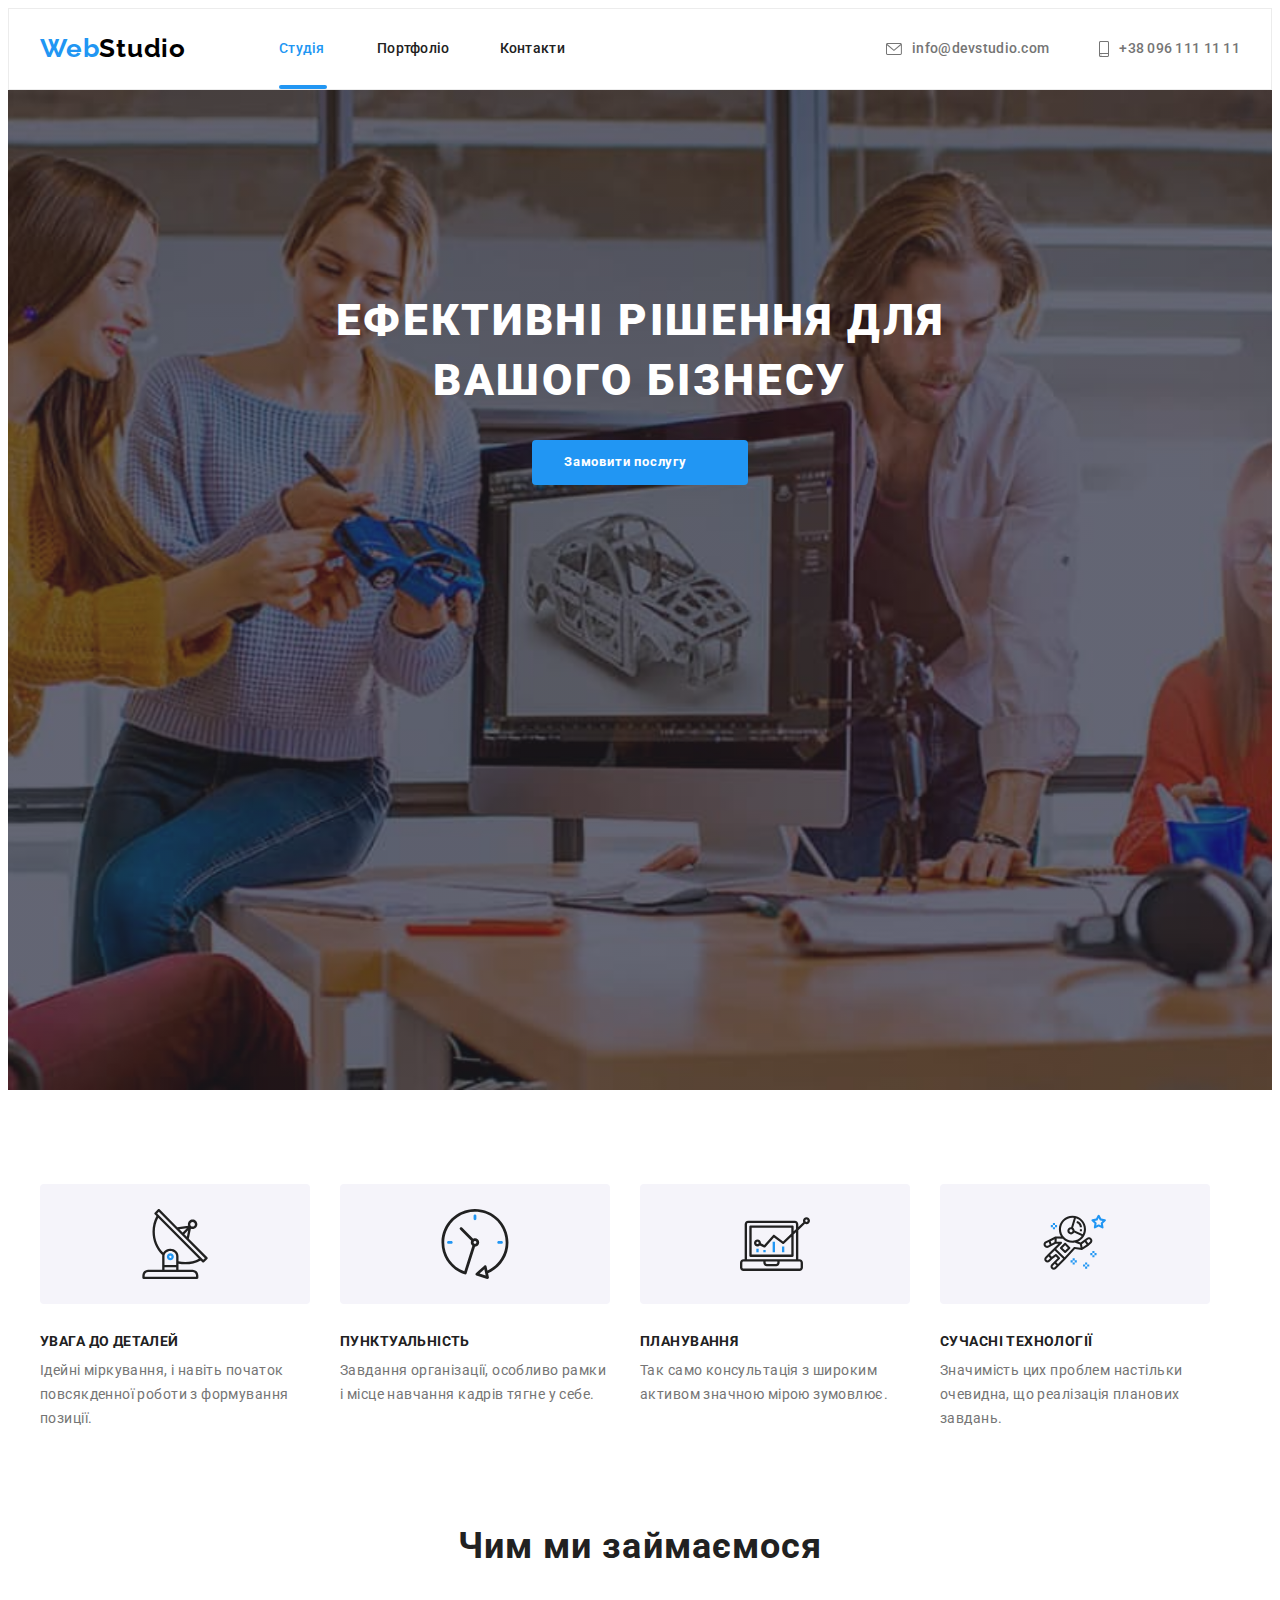
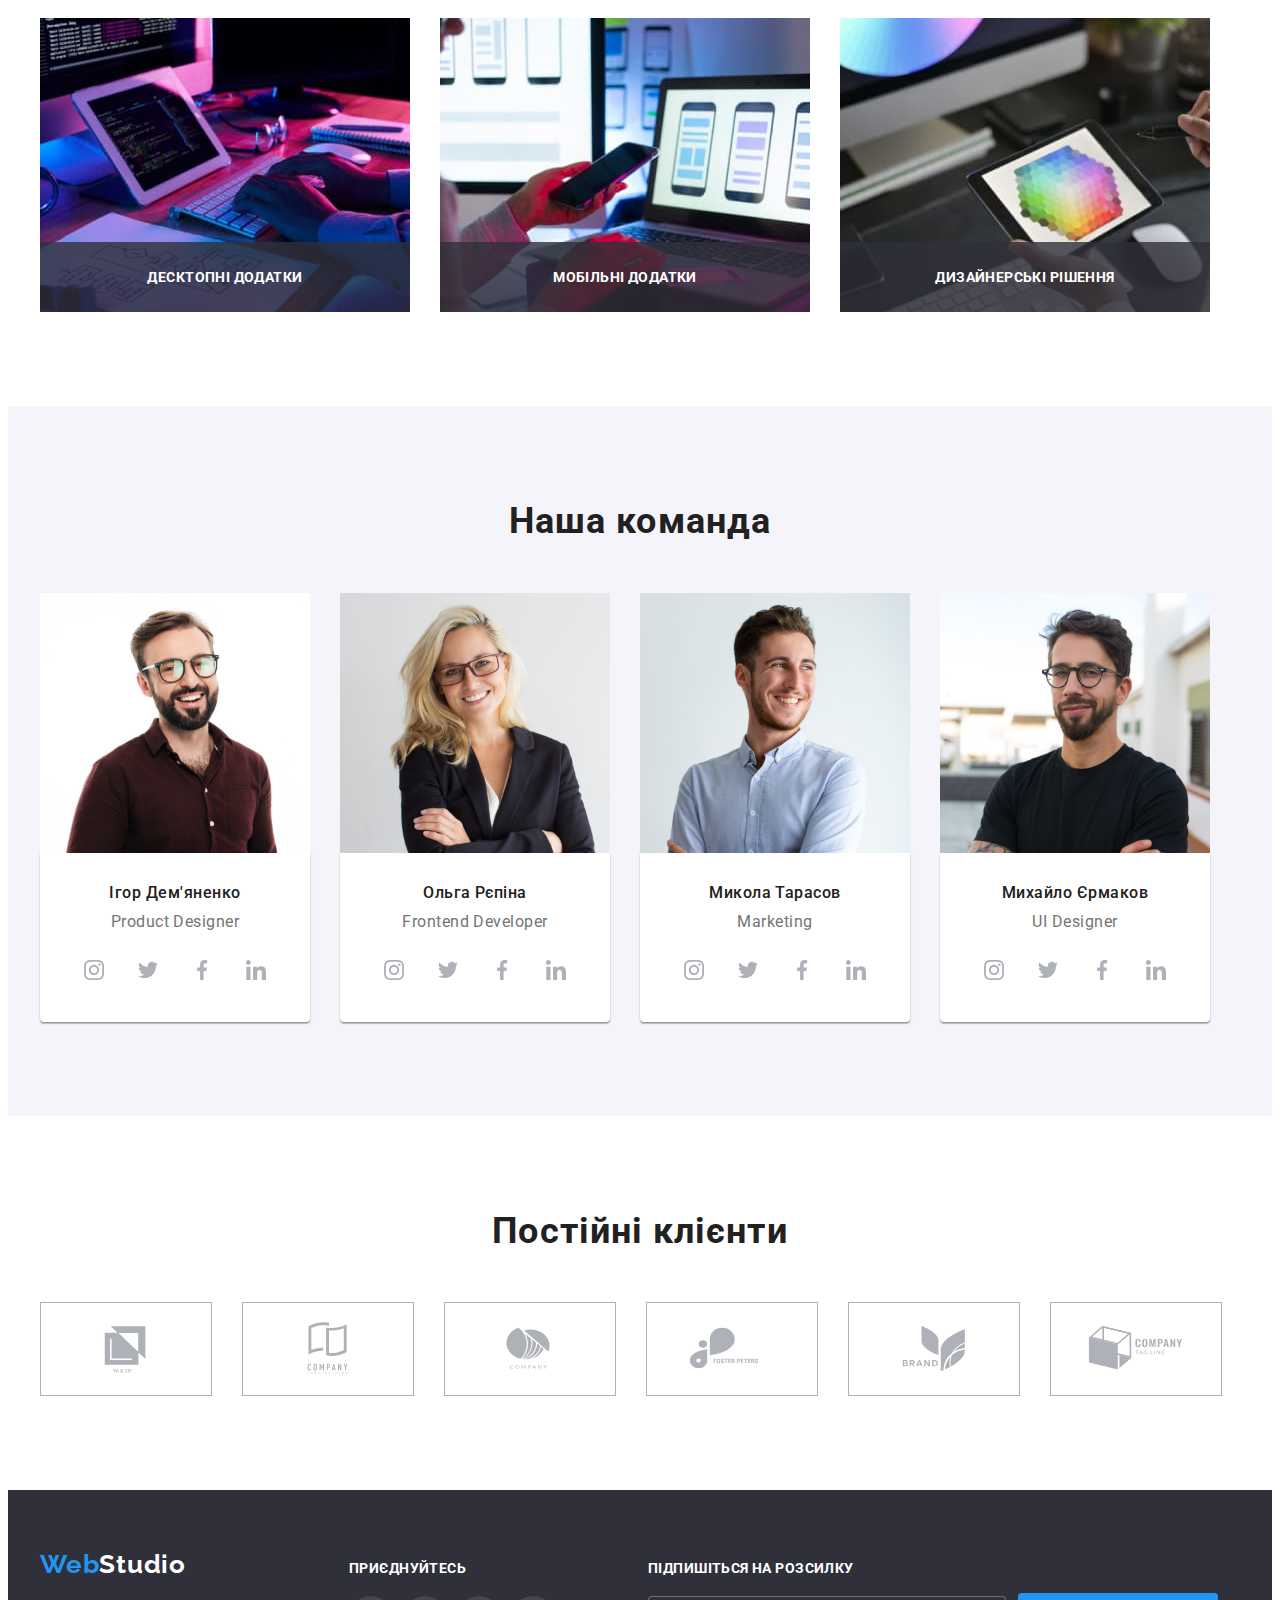
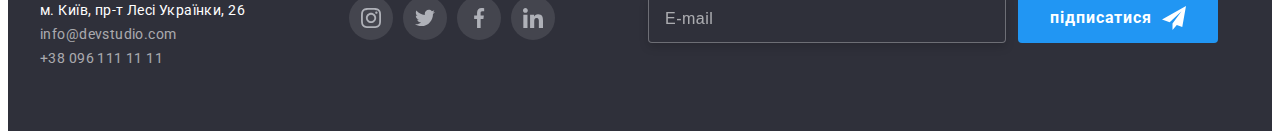
<file: index.html>
<!DOCTYPE html>
<html lang="ru">
  <head>
    <meta charset="UTF-8" />
    <meta http-equiv="X-UA-Compatible" content="IE=edge" />
    <meta name="viewport" content="width=device-width, initial-scale=1.0" />
    <title>WebStudio</title>
    <link rel="preconnect" href="https://fonts.googleapis.com" />
    <link rel="preconnect" href="https://fonts.gstatic.com" crossorigin />
    <link
      href="https://fonts.googleapis.com/css2?family=Raleway:wght@700&family=Roboto:wght@400;500;700;900&display=swap"
      rel="stylesheet"
    />
    <link
      rel="stylesheet"
      href="https://cdnjs.cloudflare.com/ajax/libs/modern-normalize/1.1.0/modern-normalize.min.css"
      integrity="sha512-wpPYUAdjBVSE4KJnH1VR1HeZfpl1ub8YT/NKx4PuQ5NmX2tKuGu6U/JRp5y+Y8XG2tV+wKQpNHVUX03MfMFn9Q=="
      crossorigin="anonymous"
      referrerpolicy="no-referrer"
    />
    <link rel="stylesheet" href="./css/styles.css" />
  </head>

  <body>
    <header class="page-header">
      <div class="container container-top-line">
        <a href="./index.html" class="logo">Web<span class="logo-style">Studio</span></a>
        <nav>
          <ul class="site-nav list">
            <li class="site-nav-item"><a href="./index.html" class="link current">Студія</a></li>
            <li class="site-nav-item"><a href="./portfolio.html" class="link">Портфоліо</a></li>
            <li class="site-nav-item"><a href="./index.html" class="link">Контакти</a></li>
          </ul>
        </nav>
        <ul class="contact list">
          <li class="contact-item">
            <a href="mailto:info@devstudio.com" class="link-icon link">
              <svg class="icon-envelope"><use href="./img/icons.svg#icon-envelope"></use></svg>
              info@devstudio.com
            </a>
          </li>
          <li class="contact-item">
            <a href="tel:+380961111111" class="link-icon link">
              <svg class="icon-smartphone"><use href="./img/icons.svg#icon-smartphone"></use></svg>
              +38 096 111 11 11
            </a>
          </li>
        </ul>
      </div>
    </header>
    <main>
      <section class="hero">
        <div class="container">
          <h1 class="hero-title">Ефективні рішення для вашого бізнесу</h1>
          <button type="button" class="hero-btn" data-modal-open>Замовити послугу</button>
        </div>
      </section>
      <section class="features">
        <div class="container">
          <h2 class="hidd">Особливості</h2>
          <ul class="features-list list">
            <li class="features-list-item">
              <div class="feature">
                <svg class="icon-antenna"><use href="./img/icons.svg#icon-antenna"></use></svg>
              </div>
              <h3 class="title">Увага до деталей</h3>
              <p class="title-text">
                Ідейні міркування, і навіть початок повсякденної роботи з формування позиції.
              </p>
            </li>
            <li class="features-list-item">
              <div class="feature">
                <svg class="icon-clock"><use href="./img/icons.svg#icon-clock"></use></svg>
              </div>
              <h3 class="title">Пунктуальність</h3>
              <p class="title-text">
                Завдання організації, особливо рамки і місце навчання кадрів тягне у себе.
              </p>
            </li>
            <li class="features-list-item">
              <div class="feature">
                <svg class="icon-diagram"><use href="./img/icons.svg#icon-diagram"></use></svg>
              </div>
              <h3 class="title">Планування</h3>
              <p class="title-text">
                Так само консультація з широким активом значною мірою зумовлює.
              </p>
            </li>
            <li class="features-list-item">
              <div class="feature">
                <svg class="icon-astronaut"><use href="./img/icons.svg#icon-astronaut"></use></svg>
              </div>
              <h3 class="title">Сучасні технології</h3>
              <p class="title-text">
                Значимість цих проблем настільки очевидна, що реалізація планових завдань.
              </p>
            </li>
          </ul>
        </div>
      </section>
      <section class="whatwedo">
        <div class="container">
          <h2 class="whatwedo-title">Чим ми займаємося</h2>
          <ul class="box list">
            <li class="box-item">
              <img src="./img/box_1.jpg" width="370" alt="кодування на планшеті" />
              <h3 class="whatwedo-title-label">Десктопні додатки</h3>
            </li>
            <li class="box-item">
              <img src="./img/box_2.jpg" width="370" alt="настройка на телефоні" />
              <h3 class="whatwedo-title-label">Мобільні додатки</h3>
            </li>
            <li class="box-item">
              <img src="./img/box_3.jpg" width="370" alt="дизайн на планшеті" />
              <h3 class="whatwedo-title-label">Дизайнерські рішення</h3>
            </li>
          </ul>
        </div>
      </section>
      <section class="team">
        <div class="container">
          <h2 class="team-title">Наша команда</h2>
          <ul class="team-list list">
            <li class="team-item">
              <img src="./img/igor.jpg" width="270" alt="Ігор" />
              <div class="team-item-descr">
                <h3 class="title">Ігор Дем'яненко</h3>
                <p class="text" lang="en">Product Designer</p>
                <ul class="team-soc-list list">
                  <li class="team-soc-item">
                    <a href="#" class="team-soc-link">
                      <svg class="team-soc-icon">
                        <use href="./img/icons.svg#icon-instagram"></use>
                      </svg>
                    </a>
                  </li>
                  <li class="team-soc-item">
                    <a href="#" class="team-soc-link">
                      <svg class="team-soc-icon">
                        <use href="./img/icons.svg#icon-twitter"></use>
                      </svg>
                    </a>
                  </li>
                  <li class="team-soc-item">
                    <a href="#" class="team-soc-link">
                      <svg class="team-soc-icon">
                        <use href="./img/icons.svg#icon-facebook"></use>
                      </svg>
                    </a>
                  </li>
                  <li class="team-soc-item">
                    <a href="#" class="team-soc-link">
                      <svg class="team-soc-icon">
                        <use href="./img/icons.svg#icon-linkedin"></use>
                      </svg>
                    </a>
                  </li>
                </ul>
              </div>
            </li>
            <li class="team-item">
              <img src="./img/olga.jpg" width="270" alt="Ольга" />
              <div class="team-item-descr">
                <h3 class="title">Ольга Рєпіна</h3>
                <p class="text" lang="en">Frontend Developer</p>
                <ul class="team-soc-list list">
                  <li class="team-soc-item">
                    <a href="#" class="team-soc-link">
                      <svg class="team-soc-icon">
                        <use href="./img/icons.svg#icon-instagram"></use>
                      </svg>
                    </a>
                  </li>
                  <li class="team-soc-item">
                    <a href="#" class="team-soc-link">
                      <svg class="team-soc-icon">
                        <use href="./img/icons.svg#icon-twitter"></use>
                      </svg>
                    </a>
                  </li>
                  <li class="team-soc-item">
                    <a href="#" class="team-soc-link">
                      <svg class="team-soc-icon">
                        <use href="./img/icons.svg#icon-facebook"></use>
                      </svg>
                    </a>
                  </li>
                  <li class="team-soc-item">
                    <a href="#" class="team-soc-link">
                      <svg class="team-soc-icon">
                        <use href="./img/icons.svg#icon-linkedin"></use>
                      </svg>
                    </a>
                  </li>
                </ul>
              </div>
            </li>
            <li class="team-item">
              <img src="./img/mykola.jpg" width="270" alt="Микола" />
              <div class="team-item-descr">
                <h3 class="title">Микола Тарасов</h3>
                <p class="text">Marketing</p>
                <ul class="team-soc-list list">
                  <li class="team-soc-item">
                    <a href="#" class="team-soc-link">
                      <svg class="team-soc-icon">
                        <use href="./img/icons.svg#icon-instagram"></use>
                      </svg>
                    </a>
                  </li>
                  <li class="team-soc-item">
                    <a href="#" class="team-soc-link">
                      <svg class="team-soc-icon">
                        <use href="./img/icons.svg#icon-twitter"></use>
                      </svg>
                    </a>
                  </li>
                  <li class="team-soc-item">
                    <a href="#" class="team-soc-link">
                      <svg class="team-soc-icon">
                        <use href="./img/icons.svg#icon-facebook"></use>
                      </svg>
                    </a>
                  </li>
                  <li class="team-soc-item">
                    <a href="#" class="team-soc-link">
                      <svg class="team-soc-icon">
                        <use href="./img/icons.svg#icon-linkedin"></use>
                      </svg>
                    </a>
                  </li>
                </ul>
              </div>
            </li>
            <li class="team-item">
              <img src="./img/myhailo.jpg" width="270" alt="Михайло" />
              <div class="team-item-descr">
                <h3 class="title">Михайло Єрмаков</h3>
                <p class="text" lang="en">UI Designer</p>
                <ul class="team-soc-list list">
                  <li class="team-soc-item">
                    <a href="#" class="team-soc-link">
                      <svg class="team-soc-icon">
                        <use href="./img/icons.svg#icon-instagram"></use>
                      </svg>
                    </a>
                  </li>
                  <li class="team-soc-item">
                    <a href="#" class="team-soc-link">
                      <svg class="team-soc-icon">
                        <use href="./img/icons.svg#icon-twitter"></use>
                      </svg>
                    </a>
                  </li>
                  <li class="team-soc-item">
                    <a href="#" class="team-soc-link">
                      <svg class="team-soc-icon">
                        <use href="./img/icons.svg#icon-facebook"></use>
                      </svg>
                    </a>
                  </li>
                  <li class="team-soc-item">
                    <a href="#" class="team-soc-link">
                      <svg class="team-soc-icon">
                        <use href="./img/icons.svg#icon-linkedin"></use>
                      </svg>
                    </a>
                  </li>
                </ul>
              </div>
            </li>
          </ul>
        </div>
      </section>
      <section class="clients">
        <div class="container">
          <h2 class="our-clients">Постійні клієнти</h2>
          <ul class="clients-list list">
            <li class="client-item">
              <a href="#" class="client-link">
                <svg class="icon-logo">
                  <use href="./img/icons.svg#icon-oneblock"></use>
                </svg>
              </a>
            </li>
            <li class="client-item">
              <a href="#" class="client-link">
                <svg class="icon-logo">
                  <use href="./img/icons.svg#icon-twoblock"></use>
                </svg>
              </a>
            </li>
            <li class="client-item">
              <a href="#" class="client-link">
                <svg class="icon-logo">
                  <use href="./img/icons.svg#icon-threeblock"></use>
                </svg>
              </a>
            </li>
            <li class="client-item">
              <a href="#" class="client-link">
                <svg class="icon-logo">
                  <use href="./img/icons.svg#icon-fourblock"></use>
                </svg>
              </a>
            </li>
            <li class="client-item">
              <a href="#" class="client-link">
                <svg class="icon-logo">
                  <use href="./img/icons.svg#icon-fiveblock"></use>
                </svg>
              </a>
            </li>
            <li class="client-item">
              <a href="#" class="client-link"
                ><svg class="icon-logo">
                  <use href="./img/icons.svg#icon-sixblock"></use>
                </svg>
              </a>
            </li>
          </ul>
        </div>
      </section>
    </main>
    <footer class="footer">
      <div class="container footer-container">
        <div class="footer-adress">
          <a href="./index.html" class="logo">Web<span class="logo-2style">Studio</span></a>
          <address>
            <ul class="list">
              <li>
                <p class="text">м. Київ, пр-т Лесі Українки, 26</p>
              </li>
              <li>
                <a href="mailto:info@devstudio.com" class="link">info@devstudio.com</a>
              </li>
              <li>
                <a href="tel:+380961111111" class="link">+38 096 111 11 11</a>
              </li>
            </ul>
          </address>
        </div>
        <div class="footer-soc">
          <h2 class="title-soc">приєднуйтесь</h2>
          <ul class="list-soc list">
            <li class="team-soc-item">
              <a href="#" class="team-soc-link">
                <svg class="team-soc-icon">
                  <use href="./img/icons.svg#icon-instagram"></use>
                </svg>
              </a>
            </li>
            <li class="team-soc-item">
              <a href="#" class="team-soc-link">
                <svg class="team-soc-icon">
                  <use href="./img/icons.svg#icon-twitter"></use>
                </svg>
              </a>
            </li>
            <li class="team-soc-item">
              <a href="#" class="team-soc-link">
                <svg class="team-soc-icon">
                  <use href="./img/icons.svg#icon-facebook"></use>
                </svg>
              </a>
            </li>
            <li class="team-soc-item">
              <a href="#" class="team-soc-link">
                <svg class="team-soc-icon">
                  <use href="./img/icons.svg#icon-linkedin"></use>
                </svg>
              </a>
            </li>
          </ul>
        </div>
        <form action="" class="email-form">
          <div class="form-place">
            <label for="mail">підпишіться на розсилку</label>
            <input type="email" name="mail" id="mail" placeholder="E-mail" />
          </div>
          <button class="submit-btn" type="submit">
            <span class="submit-btn-text"> підписатися</span>
            <svg class="icon-send" width="24px" height="24px">
              <use href="./img/icons.svg#icon-send"></use>
            </svg>
          </button>
        </form>
      </div>
    </footer>
    <div class="backdrop is-hidden" data-modal>
      <div class="modal">
        <button type="button" class="btn-close-modal" data-modal-close>
          <svg class="icon-close-modal">
            <use href="./img/icons.svg#icon-close-black"></use>
          </svg>
        </button>
        <p class="modal-title-text">Залиште свої дані, ми вам передзвонимо</p>
        <form class="forma" action="" name="forma">
          <div class="form-place-modal">
            <label for="name" class="form-label">Ім'я</label>
            <input type="text" class="modal-input" name="name" />
            <svg class="input-place-icon" width="18px" height="18px">
              <use href="./img/icons.svg#icon-person-black"></use>
            </svg>
          </div>
          <div class="form-place-modal">
            <label for="tel" class="form-label">Телефон</label>
            <input type="text" class="modal-input" name="tel" />
            <svg class="input-place-icon" width="18px" height="18px">
              <use href="./img/icons.svg#icon-phone-black"></use>
            </svg>
          </div>
          <div class="form-place-modal">
            <label for="email" class="form-label">Пошта</label>
            <input type="text" class="modal-input" name="email" />
            <svg class="input-place-icon" width="18px" height="18px">
              <use href="./img/icons.svg#icon-email-black"></use>
            </svg>
          </div>
          <div class="form-place-coment">
            <label for="comment" class="form-label">Коментар</label>
            <textarea
              class="form-textarea"
              name="comment"
              id="comment"
              placeholder="Введіть текст"
            ></textarea>
          </div>
          <div class="form-checkbox">
            <label class="checkbox-label">
              <input class="checkbox-input" type="checkbox" name="polycy" value="polycy" />
              <svg class="checkbox-icon" width="16px" height="15px">
                <use href="./img/icons.svg#icon-check"></use>
              </svg>
              Погоджуюся з розсилкою та приймаю
              <a class="checkbox-link" href="#">Умови договору</a>
            </label>
          </div>
          <button class="submit-btn-modal" type="submit">
            <span class="text-btn-modal">відправити</span>
          </button>
        </form>
      </div>
    </div>
    <script src="./js/modal.js"></script>
  </body>
</html>
</file>
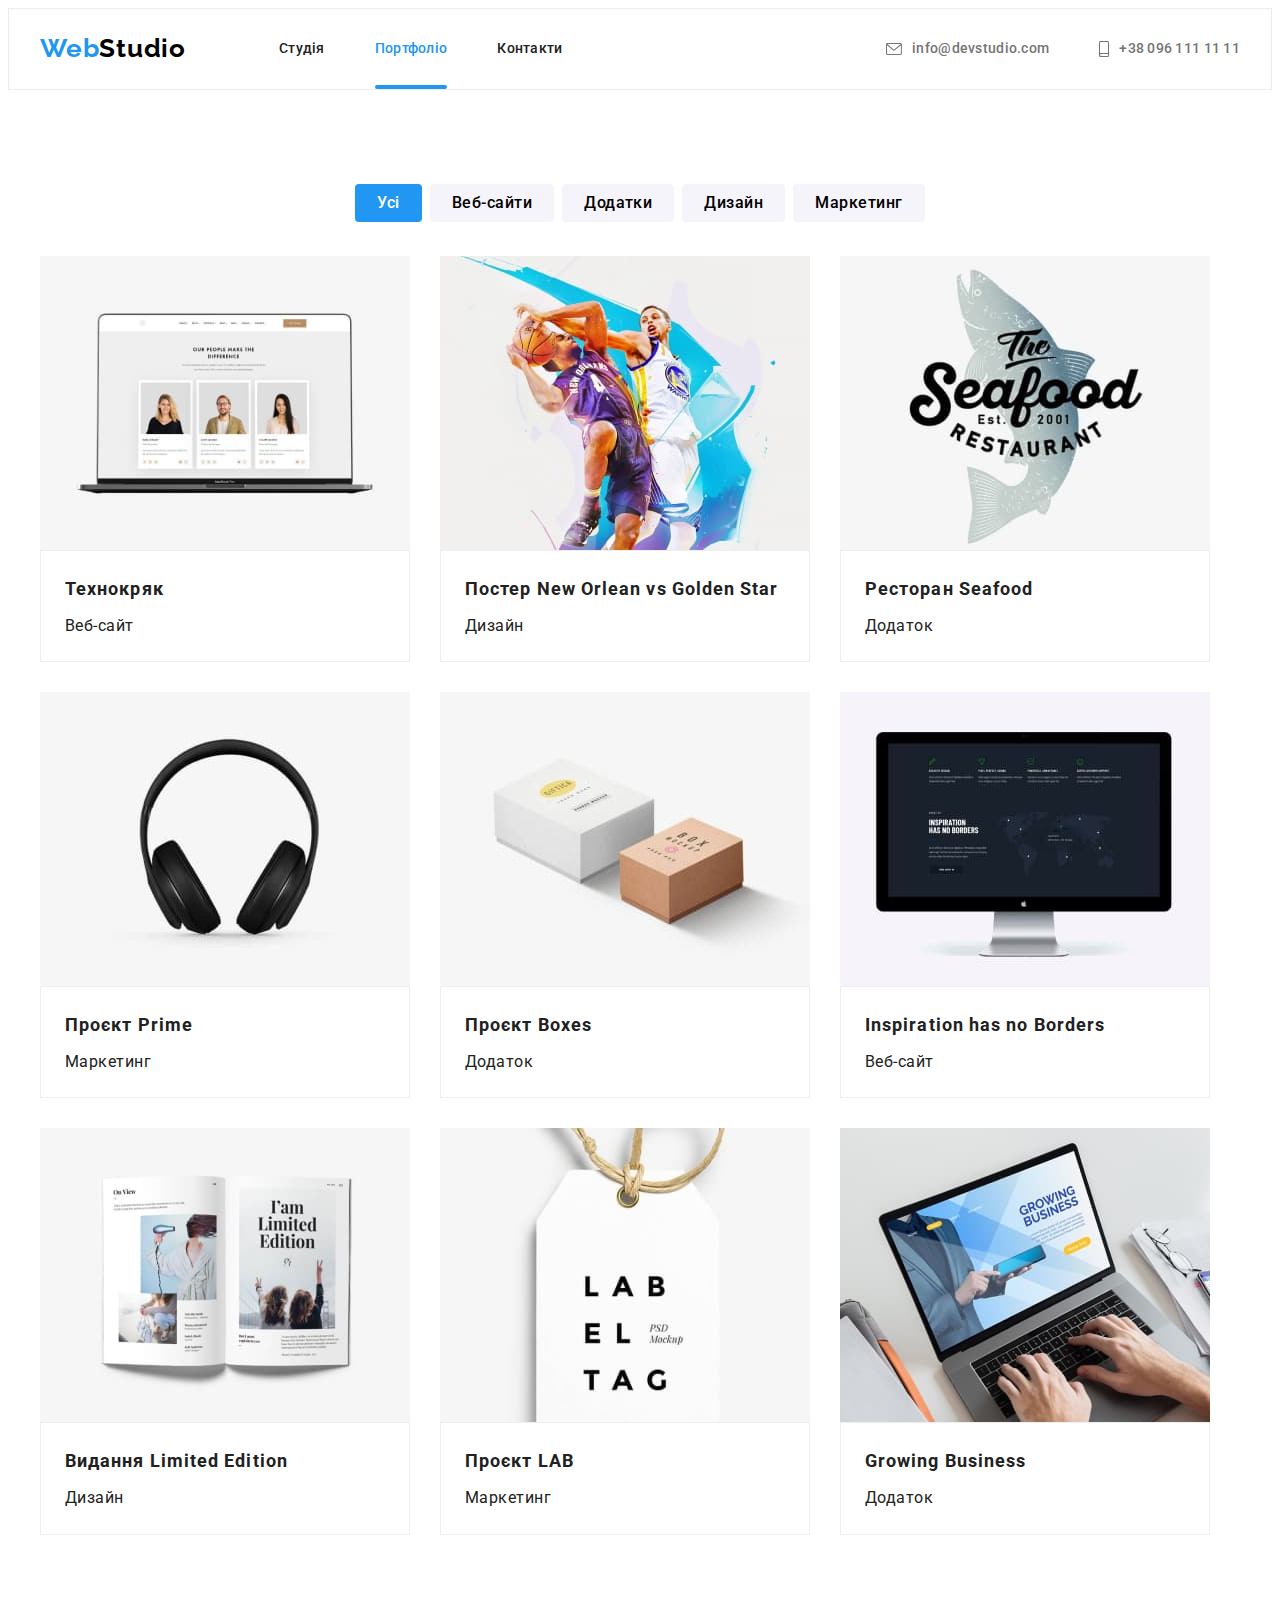
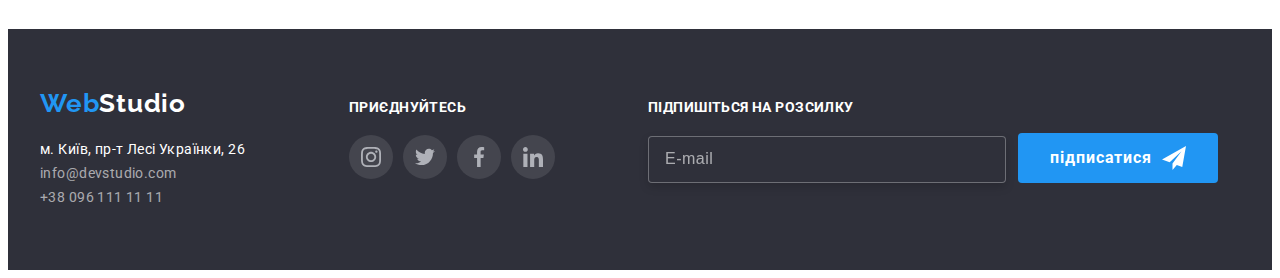
<file: portfolio.html>
<!DOCTYPE html>
<html lang="ru">
  <head>
    <meta charset="UTF-8" />
    <meta http-equiv="X-UA-Compatible" content="IE=edge" />
    <meta name="viewport" content="width=device-width, initial-scale=1.0" />
    <title>Portfolio</title>
    <link rel="preconnect" href="https://fonts.googleapis.com" />
    <link rel="preconnect" href="https://fonts.gstatic.com" crossorigin />
    <link
      href="https://fonts.googleapis.com/css2?family=Raleway:wght@700&family=Roboto:wght@400;500;700;900&display=swap"
      rel="stylesheet"
    />
    <link
      rel="stylesheet"
      href="https://cdnjs.cloudflare.com/ajax/libs/modern-normalize/1.1.0/modern-normalize.min.css"
      integrity="sha512-wpPYUAdjBVSE4KJnH1VR1HeZfpl1ub8YT/NKx4PuQ5NmX2tKuGu6U/JRp5y+Y8XG2tV+wKQpNHVUX03MfMFn9Q=="
      crossorigin="anonymous"
      referrerpolicy="no-referrer"
    />
    <link rel="stylesheet" href="./css/styles.css" />
  </head>

  <body>
    <header class="page-header">
      <div class="container container-top-line">
        <a href="./index.html" class="logo">Web<span class="logo-style">Studio</span></a>
        <nav>
          <ul class="site-nav list">
            <li class="site-nav-item"><a href="./index.html" class="link">Студія</a></li>
            <li class="site-nav-item">
              <a href="./portfolio.html" class="link current">Портфоліо</a>
            </li>
            <li class="site-nav-item"><a href="./index.html" class="link">Контакти</a></li>
          </ul>
        </nav>
        <ul class="contact list">
          <li class="contact-item">
            <a href="mailto:info@devstudio.com" class="link-icon link">
              <svg class="icon-envelope"><use href="./img/icons.svg#icon-envelope"></use></svg>
              info@devstudio.com
            </a>
          </li>
          <li class="contact-item">
            <a href="tel:+380961111111" class="link-icon link">
              <svg class="icon-smartphone"><use href="./img/icons.svg#icon-smartphone"></use></svg>
              +38 096 111 11 11
            </a>
          </li>
        </ul>
      </div>
    </header>
    <main>
      <section class="team-projects">
        <div class="container">
          <h1 class="hidd">Portfolio content</h1>
          <ul class="filter list">
            <li><button type="button" class="btn current">Усі</button></li>
            <li><button type="button" class="btn">Веб-сайти</button></li>
            <li><button type="button" class="btn">Додатки</button></li>
            <li><button type="button" class="btn">Дизайн</button></li>
            <li><button type="button" class="btn">Маркетинг</button></li>
          </ul>
        </div>
        <div class="container">
          <h1 class="hidd">All projects</h1>
          <ul class="projects-list list">
            <li class="projects-item">
              <a href="#" class="card-link">
                <div class="overlay-item">
                  <img src="./img/tech.jpg" alt="Технокряк" width="370" />
                  <p class="overlay-text">
                    Ресурс пропонує комплексні пропозиції з різним рівнем функціоналу та сервісів.
                    Все це дозволить відвідувачу отримати вичерпні відомості про компанію чи
                    приватну особу.
                  </p>
                </div>
                <div class="projects-item-descr">
                  <h2 class="title">Технокряк</h2>
                  <p class="title-text">Веб-сайт</p>
                </div>
              </a>
            </li>
            <li class="projects-item">
              <a href="#" class="card-link">
                <div class="overlay-item">
                  <img src="./img/poster.jpg" alt="Постер" width="370" />
                  <p class="overlay-text">
                    Ресурс пропонує комплексні пропозиції з різним рівнем функціоналу та сервісів.
                    Все це дозволить відвідувачу отримати вичерпні відомості про компанію чи
                    приватну особу.
                  </p>
                </div>
                <div class="projects-item-descr">
                  <h2 class="title">Постер New Orlean vs Golden Star</h2>
                  <p class="title-text">Дизайн</p>
                </div>
              </a>
            </li>
            <li class="projects-item">
              <a href="#" class="card-link">
                <div class="overlay-item">
                  <img src="./img/rest.jpg" alt="Ресторан" width="370" />
                  <p class="overlay-text">
                    Ресурс пропонує комплексні пропозиції з різним рівнем функціоналу та сервісів.
                    Все це дозволить відвідувачу отримати вичерпні відомості про компанію чи
                    приватну особу.
                  </p>
                </div>
                <div class="projects-item-descr">
                  <h2 class="title">Ресторан Seafood</h2>
                  <p class="title-text">Додаток</p>
                </div>
              </a>
            </li>
            <li class="projects-item">
              <a href="#" class="card-link">
                <div class="overlay-item">
                  <img src="./img/prime.jpg" alt="ПроєктПрайм" width="370" />
                  <p class="overlay-text">
                    Ресурс пропонує комплексні пропозиції з різним рівнем функціоналу та сервісів.
                    Все це дозволить відвідувачу отримати вичерпні відомості про компанію чи
                    приватну особу.
                  </p>
                </div>
                <div class="projects-item-descr">
                  <h2 class="title">Проєкт Prime</h2>
                  <p class="title-text">Маркетинг</p>
                </div>
              </a>
            </li>
            <li class="projects-item">
              <a href="#" class="card-link">
                <div class="overlay-item">
                  <img src="./img/boxes.jpg" alt="ПроєктБокси" width="370" />
                  <p class="overlay-text">
                    Ресурс пропонує комплексні пропозиції з різним рівнем функціоналу та сервісів.
                    Все це дозволить відвідувачу отримати вичерпні відомості про компанію чи
                    приватну особу.
                  </p>
                </div>
                <div class="projects-item-descr">
                  <h2 class="title">Проєкт Boxes</h2>
                  <p class="title-text">Додаток</p>
                </div>
              </a>
            </li>
            <li class="projects-item">
              <a href="#" class="card-link">
                <div class="overlay-item">
                  <img src="./img/insp.jpg" alt="Вебсайт" width="370" />
                  <p class="overlay-text">
                    Ресурс пропонує комплексні пропозиції з різним рівнем функціоналу та сервісів.
                    Все це дозволить відвідувачу отримати вичерпні відомості про компанію чи
                    приватну особу.
                  </p>
                </div>
                <div class="projects-item-descr">
                  <h2 class="title">Inspiration has no Borders</h2>
                  <p class="title-text">Веб-сайт</p>
                </div>
              </a>
            </li>
            <li class="projects-item">
              <a href="#" class="card-link">
                <div class="overlay-item">
                  <img src="./img/limed.jpg" alt="Видання" width="370" />
                  <p class="overlay-text">
                    Ресурс пропонує комплексні пропозиції з різним рівнем функціоналу та сервісів.
                    Все це дозволить відвідувачу отримати вичерпні відомості про компанію чи
                    приватну особу.
                  </p>
                </div>
                <div class="projects-item-descr">
                  <h2 class="title">Видання Limited Edition</h2>
                  <p class="title-text">Дизайн</p>
                </div>
              </a>
            </li>
            <li class="projects-item">
              <a href="#" class="card-link">
                <div class="overlay-item">
                  <img src="./img/lab.jpg" alt="ПроєктЛаб" width="370" />
                  <p class="overlay-text">
                    Ресурс пропонує комплексні пропозиції з різним рівнем функціоналу та сервісів.
                    Все це дозволить відвідувачу отримати вичерпні відомості про компанію чи
                    приватну особу.
                  </p>
                </div>
                <div class="projects-item-descr">
                  <h2 class="title">Проєкт LAB</h2>
                  <p class="title-text">Маркетинг</p>
                </div>
              </a>
            </li>
            <li class="projects-item">
              <a href="#" class="card-link">
                <div class="overlay-item">
                  <img src="./img/grow.jpg" alt="БізнесДодаток" width="370" />
                  <p class="overlay-text">
                    Ресурс пропонує комплексні пропозиції з різним рівнем функціоналу та сервісів.
                    Все це дозволить відвідувачу отримати вичерпні відомості про компанію чи
                    приватну особу.
                  </p>
                </div>
                <div class="projects-item-descr">
                  <h2 class="title">Growing Business</h2>
                  <p class="title-text">Додаток</p>
                </div>
              </a>
            </li>
          </ul>
        </div>
      </section>
    </main>
    <footer class="footer">
      <div class="container footer-container">
        <div class="footer-adress">
          <a href="./index.html" class="logo">Web<span class="logo-2style">Studio</span></a>
          <address>
            <ul class="list">
              <li>
                <p class="text">м. Київ, пр-т Лесі Українки, 26</p>
              </li>
              <li>
                <a href="mailto:info@devstudio.com" class="link">info@devstudio.com</a>
              </li>
              <li>
                <a href="tel:+380961111111" class="link">+38 096 111 11 11</a>
              </li>
            </ul>
          </address>
        </div>
        <div class="footer-soc">
          <h2 class="title-soc">приєднуйтесь</h2>
          <ul class="list-soc list">
            <li class="team-soc-item">
              <a href="#" class="team-soc-link">
                <svg class="team-soc-icon">
                  <use href="./img/icons.svg#icon-instagram"></use>
                </svg>
              </a>
            </li>
            <li class="team-soc-item">
              <a href="#" class="team-soc-link">
                <svg class="team-soc-icon">
                  <use href="./img/icons.svg#icon-twitter"></use>
                </svg>
              </a>
            </li>
            <li class="team-soc-item">
              <a href="#" class="team-soc-link">
                <svg class="team-soc-icon">
                  <use href="./img/icons.svg#icon-facebook"></use>
                </svg>
              </a>
            </li>
            <li class="team-soc-item">
              <a href="#" class="team-soc-link">
                <svg class="team-soc-icon">
                  <use href="./img/icons.svg#icon-linkedin"></use>
                </svg>
              </a>
            </li>
          </ul>
        </div>
        <form action="" class="email-form">
          <div class="form-place">
            <label for="mail">підпишіться на розсилку</label>
            <input type="email" name="mail" id="mail" placeholder="E-mail" />
          </div>
          <button class="submit-btn" type="submit">
            <span class="submit-btn-text"> підписатися</span>
            <svg class="icon-send" width="24px" height="24px">
              <use href="./img/icons.svg#icon-send"></use>
            </svg>
          </button>
        </form>
      </div>
    </footer>
  </body>
</html>
</file>
<file: css/styles.css>
:root {
  --primary-text-color: #757575;
  --white-text-color: #ffffff;
  --title-text-color: #212121;
  --accent-color: #2196f3;
  --backgr-dark-color: #2f303a;
  --backgr-gray-color: #f5f4fa;
}

p,
h1,
h2,
h3 {
  margin: 0px;
}

ul {
  margin: 0px;
  padding-left: 0px;
}

button {
  cursor: pointer;
}

body {
  background-color: #ffffff;
  color: #757575;
  font-family: 'Roboto', sans-serif;
}

img {
  display: block;
  max-width: 100%;
  height: auto;
}

.container {
  width: 1200px;
  padding: 0px 15px;
  margin: 0 auto;
}

a {
  text-decoration: none;
}

.list {
  list-style: none;
  margin: 0;
  padding: 0;
}

/* приховані заголовки */
.hidd {
  position: absolute;
  width: 1px;
  height: 1px;
  margin: -1px;
  border: 0;
  padding: 0;

  white-space: nowrap;
  clip-path: inset(100%);
  clip: rect(0 0 0 0);
  overflow: hidden;
}

/* HEADER */
.page-header {
  border: 1px solid #ececec;
}

.logo {
  display: inline-block;
  margin-right: 93px;

  color: var(--accent-color);
  font-family: 'Raleway';
  font-weight: 700;
  font-size: 26px;
  line-height: 1.14;
  letter-spacing: 0.03em;
}

.logo .logo-style {
  color: #000000;
}

.container-top-line {
  display: flex;
  align-items: center;
}
.site-nav {
  display: flex;
}

.site-nav .site-nav-item:not(:last-child) {
  margin-right: 50px;
}

.site-nav .link {
  display: block;
  padding-top: 32px;

  font-weight: 500;
  font-size: 14px;
  line-height: 1.14;
  letter-spacing: 0.02em;
  color: var(--title-text-color);

  transition: color 250ms cubic-bezier(0.4, 0, 0.2, 1);
}

.site-nav .link:hover,
.site-nav .link:focus {
  color: var(--accent-color);
}

.site-nav .link.current {
  color: var(--accent-color);
  display: flex;
  flex-direction: column;
}

.site-nav .link.current::after {
  content: '';
  border-radius: 2px;
  min-width: 48px;
  height: 4px;
  background: currentColor;
  display: block;
  margin-top: 28px;
}

.contact {
  display: flex;
  margin-left: auto;
}

.contact .contact-item + .contact-item {
  margin-left: 50px;
}

.contact .link {
  display: block;
  padding-top: 32px;
  padding-bottom: 32px;

  color: var(--primary-text-color);
  font-weight: 500;
  font-size: 14px;
  line-height: 1.1;
  letter-spacing: 0.02em;
  text-decoration: none;

  transition: color 250ms cubic-bezier(0.4, 0, 0.2, 1);
}

.contact .link:hover,
.contact .link:focus {
  color: var(--accent-color);
}

.link-icon.link {
  display: flex;
  align-items: center;
  fill: #757575;
}

.icon-envelope {
  width: 16px;
  height: 12px;
  fill: currentColor;
  margin-right: 10px;
  align-items: center;
}

.icon-smartphone {
  width: 10px;
  height: 16px;
  fill: currentColor;
  margin-right: 10px;
  align-items: center;
}

/* MAIN */
.hero {
  height: 600px;
  max-width: 1600px;
  margin-right: auto;
  margin-left: auto;

  padding-bottom: 200px;
  padding-top: 200px;
  background-image: linear-gradient(to right, rgba(47, 48, 58, 0.4), rgba(47, 48, 58, 0.4)),
    url(../img/herobg.jpg);
  background-color: #c4c4c4;
  background-repeat: no-repeat;
  background-size: cover;
  background-position: center;
}

.hero .hero-title {
  margin: 0 auto 30px;
  width: 696px;

  color: var(--white-text-color);
  font-weight: 900;
  font-size: 44px;
  line-height: calc(60 / 44);
  text-align: center;
  letter-spacing: 0.06em;
  text-transform: uppercase;
  align-items: center;
}

.hero-btn {
  color: var(--white-text-color);
  background-color: var(--accent-color);
  font-family: inherit;
  font-weight: 700;
  line-height: calc(30 / 16);
  display: flex;
  align-items: center;
  text-align: center;
  letter-spacing: 0.06em;
  cursor: pointer;
  border-radius: 4px;
  border-width: 0;

  padding: 10px 32px;
  margin: 0 auto;
  min-width: 216px;

  transition: background-color 250ms cubic-bezier(0.4, 0, 0.2, 1);
}

.hero-btn:hover,
.hero-btn:focus {
  background-color: #188ce8;
}

/* features */
.features {
  padding-bottom: 94px;
  padding-top: 94px;
}

.features-list {
  display: flex;
  align-items: flex-start;
  flex-basis: calc ((100% - 90px) / 4);
  margin-right: 30px;
}

.features-list-item {
  width: 270px;
  align-items: flex-start;
}

.features-list-item:not(:last-child) {
  margin-right: 30px;
}

.feature {
  display: flex;
  align-items: center;
  justify-content: center;
  width: 270px;
  height: 120px;
  background-color: #f5f4fa;
  border-radius: 4px;
  margin-bottom: 30px;
}
.icon-antenna,
.icon-clock,
.icon-diagram,
.icon-astronaut {
  width: 70px;
  height: 70px;
}

.features-list .title {
  margin-top: 0;
  margin-bottom: 10px;

  color: var(--title-text-color);
  font-weight: 700;
  font-size: 14px;
  line-height: 1.1;
  letter-spacing: 0.03em;
  text-transform: uppercase;
}

.features-list .title-text {
  margin-top: 0;
  margin-bottom: 0;

  font-weight: 400;
  font-size: 14px;
  line-height: 1.7;
  letter-spacing: 0.03em;
}

/* Чим ми займаємось */
.whatwedo {
  padding-bottom: 94px;
}

.box {
  display: flex;
}

.box-item {
  margin: 0;
  width: 370px;
  height: 294px;
  position: relative;
}

.box-item:not(:last-child) {
  margin-right: 30px;
}

.whatwedo-title {
  color: var(--title-text-color);
  font-size: 36px;
  line-height: 1.2;
  letter-spacing: 0.03em;
  margin-top: 0;
  margin-bottom: 50px;
  text-align: center;
  min-width: 366px;
}

.whatwedo-title-label {
  width: 100%;
  padding-top: 27px;
  padding-bottom: 27px;
  margin: 0;
  background-color: rgba(47, 48, 58, 0.8);
  bottom: 0;
  position: absolute;
  font-size: 14px;
  line-height: calc(16 / 14);
  text-align: center;
  letter-spacing: 0.03em;
  text-transform: uppercase;
  color: var(--white-text-color);
}

/* Наша команда */
.team {
  padding-top: 94px;
  padding-bottom: 94px;
  background-color: var(--backgr-gray-color);
}

.team-title {
  min-width: 264px;

  color: var(--title-text-color);
  font-weight: 700;
  font-size: 36px;
  line-height: 1.2;
  letter-spacing: 0.03em;
  margin-top: 0px;
  margin-bottom: 50px;
  text-align: center;
}

.team-list {
  display: flex;
  flex-basis: calc ((100% - 90px) / 4);
}

.team-item {
  width: 270px;
}

.team-item:not(:last-child) {
  margin-right: 30px;
}

.team-item-descr {
  background: #ffffff;
  box-shadow: 0px 1px 3px rgba(0, 0, 0, 0.12), 0px 1px 1px rgba(0, 0, 0, 0.14),
    0px 2px 1px rgba(0, 0, 0, 0.2);
  border-radius: 0px 0px 4px 4px;
  padding-top: 30px;
  padding-bottom: 30px;
  margin: 0;
}

.team-list .title {
  margin: 0 0 10px 0;
  color: var(--title-text-color);
  font-weight: 500;
  font-size: 16px;
  line-height: 1.2;
  text-align: center;
  letter-spacing: 0.03em;
}

.team-list .text {
  margin: 0;
  font-weight: 400;
  font-size: 16px;
  line-height: 1.2;
  text-align: center;
  letter-spacing: 0.03em;
}

.team-soc-list {
  display: flex;
  justify-content: center;
  margin-top: 16px;
}

.team-soc-item:not(:last-child) {
  margin-right: 10px;
}

.team-soc-link {
  display: flex;
  width: 44px;
  height: 44px;
  border-radius: 50%;
  align-items: center;
  justify-content: center;
  color: #afb1b8;
  background-color: var(--white-text-color);
}

.team-soc-icon {
  width: 20px;
  height: 20px;
  fill: currentColor;
  align-items: center;
  justify-content: center;
}

.team-soc-link:hover,
.team-soc-link:focus {
  color: var(--white-text-color);
  background-color: var(--accent-color);
}

/* Наші клієнти */
.clients {
  padding-bottom: 94px;
  padding-top: 94px;
}

.our-clients {
  margin-top: 0;
  margin-bottom: 50px;
  min-width: 264px;
  color: var(--title-text-color);
  font-size: 36px;
  line-height: calc(42 / 36);
  text-align: center;
  letter-spacing: 0.03em;
}

.clients-list {
  display: flex;
  flex-wrap: wrap;
  flex-basis: calc((100% - 150px) / 6);
  margin: 0;
  padding: 0;
}

.client-item:not(:last-child) {
  margin-right: 30px;
}

.client-link {
  display: flex;
  width: 170px;
  height: 92px;
  align-items: center;
  justify-content: center;
  color: #afb1b8;
  background-color: var(--white-text-color);
  border: 1px solid #afb1b8;

  transition: border 250ms cubic-bezier(0.4, 0, 0.2, 1), color 250ms cubic-bezier(0.4, 0, 0.2, 1);
}

.client-link:hover,
.client-link:focus {
  color: var(--accent-color);
  border-color: var(--accent-color);
}

.icon-logo {
  fill: currentColor;
  width: 106px;
  height: 160px;
}

/* footer */
.footer {
  background-color: var(--backgr-dark-color);
  padding-top: 60px;
  padding-bottom: 60px;
}

.footer .text {
  color: var(--white-text-color);
  font-style: normal;
  font-weight: 400;
  font-size: 14px;
  line-height: 1.7;
  letter-spacing: 0.03em;
  margin-top: 0;
  margin-bottom: 0;
}

.footer .logo {
  margin-bottom: 20px;
}

.footer .logo .logo-2style {
  color: #ffffff;
}

.footer .link {
  font-style: normal;
  font-weight: 400;
  font-size: 14px;
  line-height: 1.7;
  letter-spacing: 0.03em;
  color: rgba(255, 255, 255, 0.6);
  text-decoration: none;

  transition: color 250ms cubic-bezier(0.4, 0, 0.2, 1);
}

.footer .link:hover,
.footer .link:focus {
  color: var(--accent-color);
}

/* socials-footer */
.footer-container {
  display: flex;
  align-items: baseline;
}

.footer-adress {
  display: inline-block;
  margin-right: 70px;
}

.list-soc {
  display: flex;
}

.title-soc {
  font-size: 14px;
  line-height: calc(16 / 14);
  letter-spacing: 0.03em;
  text-transform: uppercase;
  color: var(--white-text-color);
  margin-bottom: 20px;
}

.footer-soc {
  display: inline-block;
}

.team-soc-link {
  display: flex;
  width: 44px;
  height: 44px;
  border-radius: 50%;
  align-items: center;
  justify-content: center;
  color: #afb1b8;
  background-color: rgba(255, 255, 255, 0.1);

  transition: background-color 250ms cubic-bezier(0.4, 0, 0.2, 1),
    color 250ms cubic-bezier(0.4, 0, 0.2, 1);
}

.team-soc-link:hover,
.team-soc-link:focus {
  color: var(--white-text-color);
  background-color: var(--accent-color);
}

.list-soc .team-soc-icon {
  width: 20px;
  height: 20px;
  fill: currentColor;
  align-items: center;
  justify-content: center;
}

.email-form {
  display: flex;
  width: 570px;
  margin-left: 93px;
  align-items: flex-end;
}

.form-place {
  display: flex;
  flex-direction: column;
  width: 358px;
  background-color: #2f303a;
  color: rgba(255, 255, 255, 0.6);
}

.form-place label {
  margin-bottom: 20px;
  font-weight: 700;
  font-size: 14px;
  line-height: 1.14;
  letter-spacing: 0.03em;
  text-transform: uppercase;
  color: #ffffff;
}

.form-place input {
  padding-top: 15px;
  padding-bottom: 15px;
  padding-left: 16px;
  padding-right: 0;
  background-color: #2f303a;
  border: 1px solid rgba(255, 255, 255, 0.3);
  filter: drop-shadow(0px 4px 4px rgba(0, 0, 0, 0.15));
  border-radius: 4px;
  color: var(--white-text-color);
}

.form-place input::placeholder {
  font-weight: 400;
  font-size: 16px;
  line-height: 1.25;
  letter-spacing: 0.03em;
  color: rgba(255, 255, 255, 0.6);
}

.submit-btn {
  display: flex;
  margin-left: 12px;
  align-items: center;
  justify-content: center;
  width: 200px;
  height: 50px;
  padding-top: 10px;
  padding-bottom: 10px;
  background-color: var(--accent-color);
  border-radius: 4px;
  border: none;
  cursor: pointer;
  transition-property: background-color, box-shadow;
  transition-duration: 250ms;
  transition-timing-function: cubic-bezier(0.4, 0, 0.2, 1);
}

.submit-btn:hover,
.submit-byn:focus {
  background-color: #188ce8;
  box-shadow: 0px 4px 4px rgba(0, 0, 0, 0.15);
}

.submit-btn-text {
  color: var(--white-text-color);
  font-family: 'Roboto';
  font-weight: 700;
  font-size: 16px;
  line-height: 1.88;
  letter-spacing: 0.06em;
}

.icon-send {
  margin-left: 10px;
}

/* MODAL */
.backdrop {
  position: fixed;
  top: 0;
  left: 0;
  width: 100%;
  height: 100%;
  background-color: rgba(0, 0, 0, 0.2);
  opacity: 1;
  transition: opacity 250ms cubic-bezier(0.4, 0, 0.2, 1);
}

.backdrop.is-hidden {
  opacity: 0;
  pointer-events: none;
}

.backdrop.is-hidden .modal {
  transform: translate(-50%, -50%) scale(0.9);
}

.modal {
  position: absolute;
  top: 50%;
  left: 50%;
  transform: translate(-50%, -50%) scale(1);

  width: 528px;
  height: 581px;

  box-shadow: 0px 1px 3px rgba(0, 0, 0, 0.12), 0px 1px 1px rgba(0, 0, 0, 0.14),
    0px 2px 1px rgba(0, 0, 0, 0.2);
  border-radius: 4px;
  background-color: #ffffff;

  transition: transform 250ms cubic-bezier(0.4, 0, 0.2, 1);
}

.btn-close-modal {
  display: flex;
  align-items: center;
  justify-content: center;
  margin: 8px 8px 0 auto;
  width: 30px;
  height: 30px;
  padding: 0;
  border-radius: 50%;
  background-color: #ffffff;
  border: 1px solid rgba(0, 0, 0, 0.1);
  cursor: pointer;
}

.icon-close-modal {
  width: 18px;
  height: 18px;
  fill: #000000;
  transition-property: fill;
  transition-duration: 250ms;
  transition-timing-function: cubic-bezier(0.4, 0, 0.2, 1);
}

.icon-close-modal:hover,
.icon-close-modal:focus {
  fill: var(--accent-color);
}

.modal-title-text {
  display: block;
  font-weight: 700;
  font-size: 20px;
  line-height: 1.15;
  text-align: center;
  letter-spacing: 0.03em;
  color: var(--title-text-color);
  margin-bottom: 12px;
  margin-top: 0;
}

.forma {
  padding: 0 40px;
  display: flex;
  flex-direction: column;
}

.form-place-modal {
  display: flex;
  flex-direction: column;
  position: relative;
  width: 448px;
  margin-bottom: 10px;
}

.form-label {
  margin-bottom: 4px;
  font-size: 12px;
  line-height: 1.17;
  letter-spacing: 0.01em;
  color: var(--primary-text-color);
}

.modal-input {
  width: 100%;
  height: 40px;
  border: 1px solid rgba(33, 33, 33, 0.2);
  border-radius: 4px;
  margin-bottom: 0;
  padding-left: 40px;
  transition-property: border;
  transition-duration: 250ms;
  transition-timing-function: cubic-bezier(0.4, 0, 0.2, 1);
}

.modal-input:focus-within {
  border: 1px solid var(--accent-color);
  outline: none;
}

.input-place-icon {
  position: absolute;
  bottom: 11px;
  left: 12px;
  transition-property: box-shadow;
  transition-duration: 250ms;
  transition-timing-function: cubic-bezier(0.4, 0, 0.2, 1);
}

.modal-input:focus-within ~ .input-place-icon {
  fill: var(--accent-color);
}

.form-place-coment {
  display: flex;
  flex-direction: column;
  width: 448px;
  height: 138px;
  margin-bottom: 20px;
}

.form-textarea {
  width: 448px;
  height: 120px;
  margin: 0;
  padding: 12px 16px;
  border: 1px solid rgba(33, 33, 33, 0.2);
  border-radius: 4px;
  resize: none;
  transition-property: border;
  transition-duration: 250ms;
  transition-timing-function: cubic-bezier(0.4, 0, 0.2, 1);
}

.form-textarea:focus-within {
  border: 1px solid var(--accent-color);
  outline: none;
}

.form-textarea::placeholder {
  font-weight: 400;
  font-size: 12px;
  line-height: 1.17;
  letter-spacing: 0.01em;
  color: rgba(117, 117, 117, 0.5);
}

.form-checkbox {
  display: flex;
  width: 100%;
  margin-bottom: 30px;
}

.checkbox-input {
  position: absolute;
  width: 1px;
  height: 1px;
  margin: -1px;
  border: 0;
  padding: 0;
  clip: rect(0 0 0 0);
  overflow: hidden;
}

.checkbox-label {
  display: flex;
  align-items: center;
  font-weight: 400;
  font-size: 14px;
  line-height: 1.71;
  padding-left: 14px;
}

.checkbox-icon {
  display: inline-block;
  margin-right: 7px;
  width: 16px;
  height: 15px;
  border: 2px solid var(--title-text-color);
  border-radius: 2px;
}

.checkbox-input:checked + .checkbox-icon {
  background-color: var(--accent-color);
  border-color: var(--accent-color);
  background-size: contain;
  background-origin: border-box;
}

.checkbox-link {
  display: inline-block;
  color: var(--accent-color);
  padding: 0;
  margin: 0 0 0 8px;
  text-decoration: underline;
}

.submit-btn-modal {
  display: flex;
  align-items: center;
  justify-content: center;
  width: 200px;
  height: 50px;
  padding: 10px 52px 10px 52px;
  margin-left: auto;
  margin-right: auto;
  background-color: var(--accent-color);
  box-shadow: 0px 4px 4px rgba(0, 0, 0, 0.15);
  border-radius: 4px;
  border: none;
  cursor: pointer;
  transition-property: background-color;
  transition-duration: 250ms;
  transition-timing-function: cubic-bezier(0.4, 0, 0.2, 1);
}

.text-btn-modal {
  color: var(--white-text-color);
  font-weight: 700;
  font-size: 16px;
  line-height: 1.88;
  letter-spacing: 0.06em;
}

.submit-btn-modal:hover,
.submit-btn-modal:focus {
  background-color: #188ce8;
}

/* Portfolio */
.team-projects {
  padding-bottom: 94px;
}

.filter {
  display: flex;
  justify-content: center;
  padding-top: 94px;
  margin-bottom: 34px;
}

.filter :not(:last-child) {
  margin-right: 8px;
}

.filter .btn {
  padding: 6px 22px;
  font-family: inherit;
  font-weight: 500;
  font-size: 16px;
  line-height: 1.6;
  text-align: center;
  letter-spacing: 0.03em;
  cursor: pointer;
  background-color: var(--backgr-gray-color);
  border-radius: 4px;
  border: none;

  transition: background-color 250ms cubic-bezier(0.4, 0, 0.2, 1),
    color 250ms cubic-bezier(0.4, 0, 0.2, 1);
}

.filter .btn:hover,
.filter .btn:focus,
.filter .btn:active {
  color: var(--white-text-color);
  background-color: var(--accent-color);
  box-shadow: 0px 3px 1px rgba(0, 0, 0, 0.1), 0px 1px 2px rgba(0, 0, 0, 0.08),
    0px 2px 2px rgba(0, 0, 0, 0.12);
  border-radius: 4px;
}

.filter .btn.current {
  color: var(--white-text-color);
  background-color: var(--accent-color);
}

/* Наші проекти */
.projects-list {
  display: flex;
  flex-wrap: wrap;
}

.card-link {
  display: block;
  text-decoration: none;
  transition: box-shadow 250ms cubic-bezier(0.4, 0, 0.2, 1);
}

.card-link:hover,
.card-link:focus {
  box-shadow: 0px 1px 1px rgba(0, 0, 0, 0.12), 0px 4px 4px rgba(0, 0, 0, 0.06),
    1px 4px 6px rgba(0, 0, 0, 0.16);
}

.overlay-item {
  overflow: hidden;
  position: relative;
}

.overlay-text {
  content: '';
  font-size: 18px;
  line-height: calc(28 / 18);
  letter-spacing: 0.03em;
  color: var(--white-text-color);
  position: absolute;
  width: 100%;
  height: 100%;
  padding: 63px 24px;
  margin: 0;
  background-color: rgba(33, 150, 243, 0.9);
  top: 0;
  left: 0;
  transform: translateY(100%);

  transition: transform 250ms cubic-bezier(0.4, 0, 0.2, 1),
    opacity 250ms cubic-bezier(0.4, 0, 0.2, 1);
}

.card-link:hover .overlay-text,
.card-link:focus .overlay-text {
  transform: translateY(0);
}

.projects-item {
  max-width: 370px;
  margin-right: 30px;
  margin-bottom: 30px;
}

.projects-item:nth-child(3n) {
  margin-right: 0;
}

.projects-item:nth-last-child(-n + 3) {
  margin-bottom: 0;
}

.projects-item .title {
  margin: 0 0 4px 0;

  color: var(--title-text-color);
  font-weight: 700;
  font-size: 18px;
  line-height: 2;
  letter-spacing: 0.06em;
}

.projects-item .title-text {
  margin: 0;
  font-weight: 400;
  font-size: 16px;
  line-height: 1.9;
  letter-spacing: 0.03em;
  color: var(--title-text-color);
}

.projects-item-descr {
  padding: 20px 24px;

  background: #ffffff;
  border: 1px solid #eeeeee;
}
</file>
